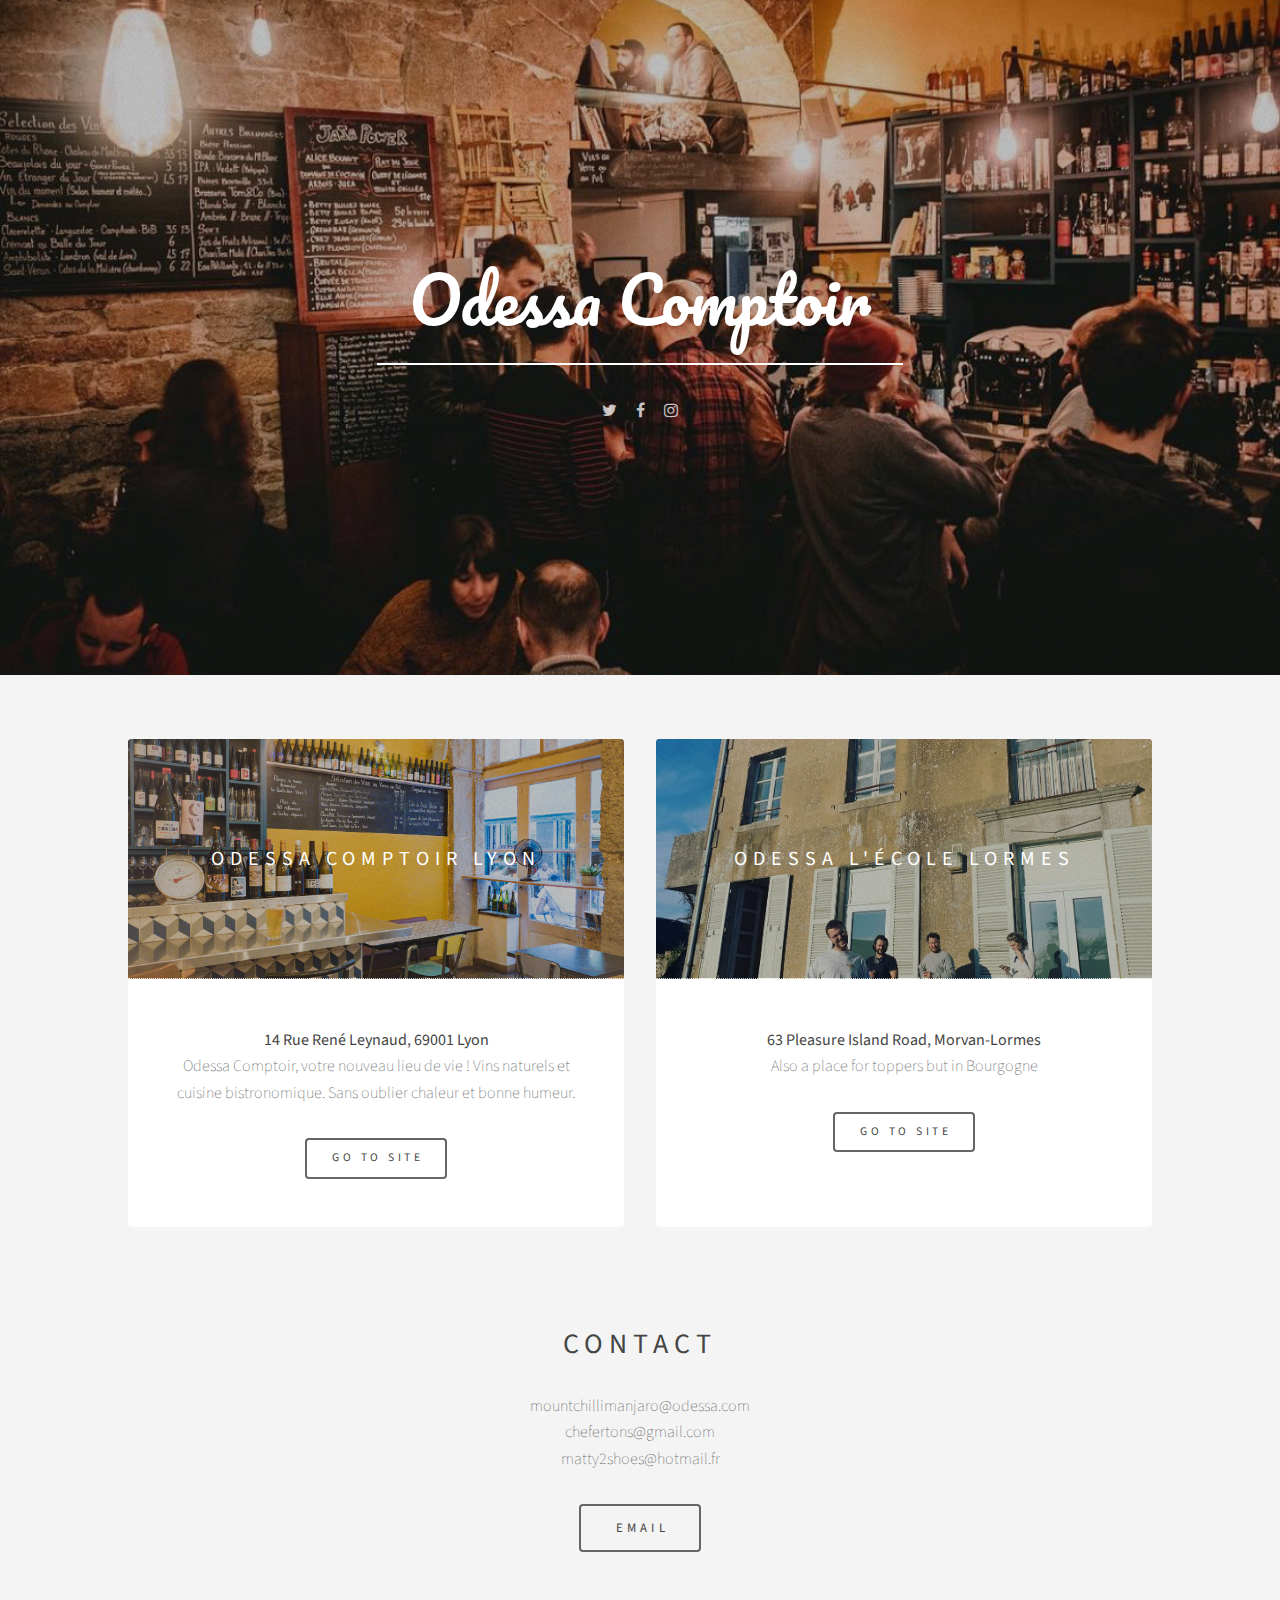
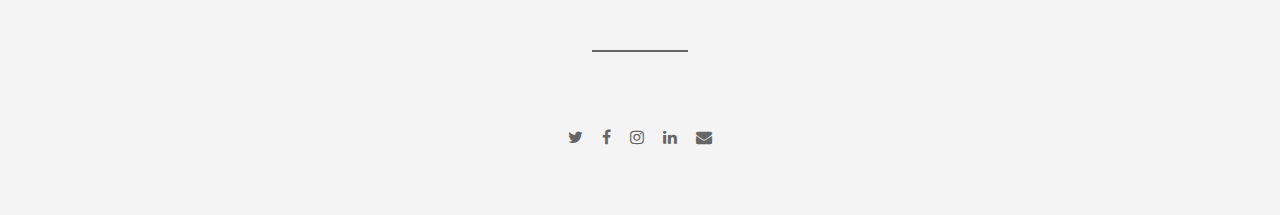
<file: index.html>
<!DOCTYPE HTML>
<!--
	Epilogue by TEMPLATED
	templated.co @templatedco
	Released for free under the Creative Commons Attribution 3.0 license (templated.co/license)
-->
<html>
	<head>
		<title>Odessa Comptoir</title>
		<meta charset="utf-8" />
		<meta name="viewport" content="width=device-width, initial-scale=1" />
		<link rel="stylesheet" href="assets/css/main.css" />
	</head>
	<body>

		<!-- Header -->
			<header id="header" class="alt">
				<div class="inner">
					<h1>Odessa Comptoir</h1>
					<p>
						<!--
						<img src="images/odessa-lyon.jpg" href="odessa-lyon.html" style='width:200px; height:auto;'> 
						 <img src="images/odessa-lecole.jpg" style='width:200px; height:auto' href='odessa-lecole.html'>
						--> 
						<ul class="icons">
							<li><a href="https://twitter.com/odessacomptoir?lang=en" class="icon fa-twitter"><span class="label">Twitter</span></a></li>
							<li><a href="https://www.facebook.com/odessacomptoir" class="icon fa-facebook"><span class="label">Facebook</span></a></li>
							<li><a href="https://www.instagram.com/odessacomptoir" class="icon fa-instagram"><span class="label">Instagram</span></a></li>
						</ul>						
						
						</p>
				</div>
			</header>

		<!-- Wrapper -->
			<div id="wrapper">

				<!--
					<section id="intro" class="main">
						<span class="icon fa-diamond major"></span>
						<h2> Odessa Comptoir Lyon</h2>
						<p> <br />
						chat with two shoes or jano <br />
						bla bla bla</p>
						<ul class="actions">
							<li><a href="#" class="button big">Learn More</a></li>
						</ul>
					</section>
				-->

				<!-- Items -->
					<section class="main items">
						<article class="item">
							<header>
								<a href="odessa-lyon.html"><img src="images/lyon/odessa-lyon-bar-1.jpg" alt="" /></a>
								<h3>Odessa Comptoir Lyon</h3>
							</header>
							<b>14 Rue René Leynaud, 69001 Lyon </b>
							<p>Odessa Comptoir, votre nouveau lieu de vie ! Vins naturels et cuisine bistronomique. Sans oublier chaleur et bonne humeur.</p>
							<ul class="actions">
								<li><a href="odessa-lyon.html" class="button">go to site</a></li>
							</ul>
						</article>
						<article class="item">
							<header>
								<a href="odessa-lecole.html"><img src="images/lormes/odessa-lecole.jpg" alt="" /></a>
								<h3>Odessa L'école Lormes</h3>
							</header>
							<b>63 Pleasure Island Road, Morvan-Lormes </b>

							<p>Also a place for toppers but in Bourgogne </p>
							<ul class="actions">
								<li><a href="odessa-lecole.html" class="button">go to site</a></li>
							</ul>
						</article>

					</section>

				<!-- CTA -->
					<section id="cta" class="main special">
						<h2>Contact</h2>
						<p>mountchillimanjaro@odessa.com<br>
						chefertons@gmail.com<br>
						matty2shoes@hotmail.fr</p>
						<ul class="actions">
							<li><a href="#" class="button big">email</a></li>
						</ul>
					</section>

				<!-- Main -->
				<!--
					<section id="main" class="main">
						<header>
							<h2>Lorem ipsum dolor</h2>
						</header>
						<p>Fusce malesuada efficitur venenatis. Pellentesque tempor leo sed massa hendrerit hendrerit. In sed feugiat est, eu congue elit. Ut porta magna vel felis sodales vulputate. Donec faucibus dapibus lacus non ornare. Etiam eget neque id metus gravida tristique ac quis erat. Aenean quis aliquet sem. Ut ut elementum sem. Suspendisse eleifend ut est non dapibus. Nulla porta, neque quis pretium sagittis, tortor lacus elementum metus, in imperdiet ante lorem vitae ipsum. Pellentesque habitant morbi tristique senectus et netus et malesuada fames ac turpis egestas. Etiam eget neque id metus gravida tristique ac quis erat. Aenean quis aliquet sem. Ut ut elementum sem. Suspendisse eleifend ut est non dapibus. Nulla porta, neque quis pretium sagittis, tortor lacus elementum metus, in imperdiet ante lorem vitae ipsum. Pellentesque habitant morbi tristique senectus et netus et malesuada fames ac turpis egestas.</p>
					</section>
				-->

				<!-- Footer -->
					<footer id="footer">
						<ul class="icons">
							<li><a href="#" class="icon fa-twitter"><span class="label">Twitter</span></a></li>
							<li><a href="#" class="icon fa-facebook"><span class="label">Facebook</span></a></li>
							<li><a href="#" class="icon fa-instagram"><span class="label">Instagram</span></a></li>
							<li><a href="#" class="icon fa-linkedin"><span class="label">LinkedIn</span></a></li>
							<li><a href="#" class="icon fa-envelope"><span class="label">Email</span></a></li>
						</ul>

						<!-- <p class="copyright">&copy; Untitled. Design: <a href="https://templated.co">TEMPLATED</a>. Images: <a href="https://unsplash.com">Unsplash</a>.</p> -->
					</footer>

			</div>

		<!-- Scripts -->
			<script src="assets/js/jquery.min.js"></script>
			<script src="assets/js/skel.min.js"></script>
			<script src="assets/js/util.js"></script>
			<script src="assets/js/main.js"></script>

	</body>
</html>
</file>
<file: assets/css/main.css>
@import url(font-awesome.min.css);
@import url("https://fonts.googleapis.com/css?family=Pacifico|Source+Sans+Pro:200,400");

/*
	Epilogue by TEMPLATED
	templated.co @templatedco
	Released for free under the Creative Commons Attribution 3.0 license (templated.co/license)
*/

/* Reset */

	html, body, div, span, applet, object, iframe, h1, h2, h3, h4, h5, h6, p, blockquote, pre, a, abbr, acronym, address, big, cite, code, del, dfn, em, img, ins, kbd, q, s, samp, small, strike, strong, sub, sup, tt, var, b, u, i, center, dl, dt, dd, ol, ul, li, fieldset, form, label, legend, table, caption, tbody, tfoot, thead, tr, th, td, article, aside, canvas, details, embed, figure, figcaption, footer, header, hgroup, menu, nav, output, ruby, section, summary, time, mark, audio, video {
		margin: 0;
		padding: 0;
		border: 0;
		font-size: 100%;
		font: inherit;
		vertical-align: baseline;
	}

	article, aside, details, figcaption, figure, footer, header, hgroup, menu, nav, section {
		display: block;
	}

	body {
		line-height: 1;
	}

	ol, ul {
		list-style: none;
	}

	blockquote, q {
		quotes: none;
	}

	blockquote:before, blockquote:after, q:before, q:after {
		content: '';
		content: none;
	}

	table {
		border-collapse: collapse;
		border-spacing: 0;
	}

	body {
		-webkit-text-size-adjust: none;
	}

/* Box Model */

	*, *:before, *:after {
		-moz-box-sizing: border-box;
		-webkit-box-sizing: border-box;
		box-sizing: border-box;
	}

/* Basic */

	@-ms-viewport {
		width: device-width;
	}

	body {
		-ms-overflow-style: scrollbar;
	}

	@media screen and (max-width: 480px) {

		html, body {
			min-width: 320px;
		}

	}

	body {
		background: #f4f4f4;
	}

		body.is-loading *, body.is-loading *:before, body.is-loading *:after {
			-moz-animation: none !important;
			-webkit-animation: none !important;
			-ms-animation: none !important;
			animation: none !important;
			-moz-transition: none !important;
			-webkit-transition: none !important;
			-ms-transition: none !important;
			transition: none !important;
		}

/* Type */

	body {
		background-color: #f4f4f4;
		color: #666666;
	}

	body, input, select, textarea {
		font-family: "Source Sans Pro", Helvetica, sans-serif;
		font-size: 17pt;
		font-weight: 200;
		line-height: 1.65;
	}

		@media screen and (max-width: 1680px) {

			body, input, select, textarea {
				font-size: 13pt;
			}

		}

		@media screen and (max-width: 1280px) {

			body, input, select, textarea {
				font-size: 12pt;
			}

		}

		@media screen and (max-width: 360px) {

			body, input, select, textarea {
				font-size: 11pt;
			}

		}

	a {
		-moz-transition: color 0.2s ease, border-bottom-color 0.2s ease;
		-webkit-transition: color 0.2s ease, border-bottom-color 0.2s ease;
		-ms-transition: color 0.2s ease, border-bottom-color 0.2s ease;
		transition: color 0.2s ease, border-bottom-color 0.2s ease;
		text-decoration: none;
		border-bottom: dotted 1px;
	}

		a:hover {
			border-bottom-color: transparent;
		}

	strong, b {
		font-weight: 400;
	}

	em, i {
		font-style: italic;
	}

	p {
		margin: 0 0 2em 0;
	}

	h1, h2, h3, h4, h5, h6 {
		font-weight: 400;
		line-height: 1.5;
		margin: 0 0 1em 0;
		text-transform: uppercase;
		letter-spacing: 0.375rem;
	}

		h1 a, h2 a, h3 a, h4 a, h5 a, h6 a {
			color: inherit;
			text-decoration: none;
		}

	h1 {
		font-size: 2em;
	}

	h2 {
		font-size: 1.75em;
	}

	h3 {
		font-size: 1.25em;
	}

	h4 {
		font-size: 1em;
	}

	h5 {
		font-size: 0.9em;
	}

	h6 {
		font-size: 0.7em;
	}

	@media screen and (max-width: 736px) {

		h1 {
			font-size: 1.5em;
		}

		h2 {
			font-size: 1.25em;
		}

		h3 {
			font-size: 1em;
		}

	}

	sub {
		font-size: 0.8em;
		position: relative;
		top: 0.5em;
	}

	sup {
		font-size: 0.8em;
		position: relative;
		top: -0.5em;
	}

	blockquote {
		border-left: solid 4px;
		font-style: italic;
		margin: 0 0 2em 0;
		padding: 0.5em 0 0.5em 2em;
	}

	code {
		border-radius: 4px;
		border: solid 1px;
		font-family: "Courier New", monospace;
		font-size: 0.9em;
		margin: 0 0.25em;
		padding: 0.25em 0.65em;
	}

	pre {
		-webkit-overflow-scrolling: touch;
		font-family: "Courier New", monospace;
		font-size: 0.9em;
		margin: 0 0 2em 0;
	}

		pre code {
			display: block;
			line-height: 1.75;
			padding: 1em 1.5em;
			overflow-x: auto;
		}

	hr {
		border: 0;
		border-bottom: solid 1px;
		margin: 2em 0;
	}

		hr.major {
			margin: 3em 0;
		}

	.align-left {
		text-align: left;
	}

	.align-center {
		text-align: center;
	}

	.align-right {
		text-align: right;
	}

	input, select, textarea {
		color: #444444;
	}

	a {
		color: inherit;
	}

		a:hover {
			color: #EF6480 !important;
		}

	strong, b {
		color: #444444;
	}

	h1, h2, h3, h4, h5, h6 {
		color: #444444;
	}

	blockquote {
		border-left-color: #666666;
	}

	code {
		background: rgba(144, 144, 144, 0.075);
		border-color: #666666;
	}

	hr {
		border-bottom-color: #666666;
	}

/* Box */

	.box {
		border-radius: 4px;
		border: solid 1px;
		margin-bottom: 2em;
		padding: 1.5em;
	}

		.box > :last-child,
		.box > :last-child > :last-child,
		.box > :last-child > :last-child > :last-child {
			margin-bottom: 0;
		}

		.box.alt {
			border: 0;
			border-radius: 0;
			padding: 0;
		}

	.box {
		border-color: #666666;
	}

/* Button */

	input[type="submit"],
	input[type="reset"],
	input[type="button"],
	button,
	.button {
		-moz-appearance: none;
		-webkit-appearance: none;
		-ms-appearance: none;
		appearance: none;
		-moz-transition: box-shadow 0.2s ease-in-out, background-color 0.2s ease-in-out, color 0.2s ease-in-out;
		-webkit-transition: box-shadow 0.2s ease-in-out, background-color 0.2s ease-in-out, color 0.2s ease-in-out;
		-ms-transition: box-shadow 0.2s ease-in-out, background-color 0.2s ease-in-out, color 0.2s ease-in-out;
		transition: box-shadow 0.2s ease-in-out, background-color 0.2s ease-in-out, color 0.2s ease-in-out;
		border-radius: 4px;
		border: 0;
		cursor: pointer;
		display: inline-block;
		font-weight: 400;
		height: 3.5em;
		line-height: 3.5em;
		padding: 0 2em 0 2.375em;
		text-align: center;
		text-decoration: none;
		white-space: nowrap;
		text-transform: uppercase;
		letter-spacing: 0.325em;
		font-size: 0.725em;
	}

		input[type="submit"].icon:before,
		input[type="reset"].icon:before,
		input[type="button"].icon:before,
		button.icon:before,
		.button.icon:before {
			margin-right: 0.5em;
		}

		input[type="submit"].fit,
		input[type="reset"].fit,
		input[type="button"].fit,
		button.fit,
		.button.fit {
			display: block;
			margin: 0 0 1em 0;
			width: 100%;
		}

		input[type="submit"].big,
		input[type="reset"].big,
		input[type="button"].big,
		button.big,
		.button.big {
			font-size: 0.8em;
			padding: 0 2.5em 0 2.875em;
			height: 3.75em;
			line-height: 3.75em;
		}

		input[type="submit"].disabled, input[type="submit"]:disabled,
		input[type="reset"].disabled,
		input[type="reset"]:disabled,
		input[type="button"].disabled,
		input[type="button"]:disabled,
		button.disabled,
		button:disabled,
		.button.disabled,
		.button:disabled {
			-moz-pointer-events: none;
			-webkit-pointer-events: none;
			-ms-pointer-events: none;
			pointer-events: none;
			opacity: 0.25;
		}

		@media screen and (max-width: 480px) {

			input[type="submit"],
			input[type="reset"],
			input[type="button"],
			button,
			.button {
				padding: 0;
			}

		}

	input[type="submit"],
	input[type="reset"],
	input[type="button"],
	button,
	.button {
		background-color: transparent;
		box-shadow: inset 0 0 0 2px #666666;
		color: #444444 !important;
	}

		input[type="submit"]:hover,
		input[type="reset"]:hover,
		input[type="button"]:hover,
		button:hover,
		.button:hover {
			color: #EF6480 !important;
			box-shadow: inset 0 0 0 2px #EF6480;
		}

		input[type="submit"]:active,
		input[type="reset"]:active,
		input[type="button"]:active,
		button:active,
		.button:active {
			background-color: rgba(239, 100, 128, 0.15);
		}

		input[type="submit"].icon:before,
		input[type="reset"].icon:before,
		input[type="button"].icon:before,
		button.icon:before,
		.button.icon:before {
			color: #999999;
		}

/* Form */

	form {
		margin: 0 0 2em 0;
	}

	label {
		display: block;
		font-size: 0.9em;
		font-weight: 400;
		margin: 0 0 1em 0;
	}

	input[type="text"],
	input[type="password"],
	input[type="email"],
	select,
	textarea {
		-moz-appearance: none;
		-webkit-appearance: none;
		-ms-appearance: none;
		appearance: none;
		border-radius: 4px;
		border: none;
		border: solid 1px;
		color: inherit;
		display: block;
		outline: 0;
		padding: 0 1em;
		text-decoration: none;
		width: 100%;
	}

		input[type="text"]:invalid,
		input[type="password"]:invalid,
		input[type="email"]:invalid,
		select:invalid,
		textarea:invalid {
			box-shadow: none;
		}

	.select-wrapper {
		text-decoration: none;
		display: block;
		position: relative;
	}

		.select-wrapper:before {
			-moz-osx-font-smoothing: grayscale;
			-webkit-font-smoothing: antialiased;
			font-family: FontAwesome;
			font-style: normal;
			font-weight: normal;
			text-transform: none !important;
		}

		.select-wrapper:before {
			content: '\f078';
			display: block;
			height: 2.75em;
			line-height: 2.75em;
			pointer-events: none;
			position: absolute;
			right: 0;
			text-align: center;
			top: 0;
			width: 2.75em;
		}

		.select-wrapper select::-ms-expand {
			display: none;
		}

	input[type="text"],
	input[type="password"],
	input[type="email"],
	select {
		height: 2.75em;
	}

	textarea {
		padding: 0.75em 1em;
	}

	input[type="checkbox"],
	input[type="radio"] {
		-moz-appearance: none;
		-webkit-appearance: none;
		-ms-appearance: none;
		appearance: none;
		display: block;
		float: left;
		margin-right: -2em;
		opacity: 0;
		width: 1em;
		z-index: -1;
	}

		input[type="checkbox"] + label,
		input[type="radio"] + label {
			text-decoration: none;
			cursor: pointer;
			display: inline-block;
			font-size: 1em;
			font-weight: 200;
			padding-left: 2.4em;
			padding-right: 0.75em;
			position: relative;
		}

			input[type="checkbox"] + label:before,
			input[type="radio"] + label:before {
				-moz-osx-font-smoothing: grayscale;
				-webkit-font-smoothing: antialiased;
				font-family: FontAwesome;
				font-style: normal;
				font-weight: normal;
				text-transform: none !important;
			}

			input[type="checkbox"] + label:before,
			input[type="radio"] + label:before {
				border-radius: 4px;
				border: solid 1px;
				content: '';
				display: inline-block;
				height: 1.65em;
				left: 0;
				line-height: 1.58125em;
				position: absolute;
				text-align: center;
				top: 0;
				width: 1.65em;
			}

		input[type="checkbox"]:checked + label:before,
		input[type="radio"]:checked + label:before {
			content: '\f00c';
		}

	input[type="checkbox"] + label:before {
		border-radius: 4px;
	}

	input[type="radio"] + label:before {
		border-radius: 100%;
	}

	::-webkit-input-placeholder {
		opacity: 1.0;
	}

	:-moz-placeholder {
		opacity: 1.0;
	}

	::-moz-placeholder {
		opacity: 1.0;
	}

	:-ms-input-placeholder {
		opacity: 1.0;
	}

	.formerize-placeholder {
		opacity: 1.0;
	}

	label {
		color: #444444;
	}

	input[type="text"],
	input[type="password"],
	input[type="email"],
	select,
	textarea {
		background: rgba(144, 144, 144, 0.075);
		border-color: #666666;
	}

		input[type="text"]:focus,
		input[type="password"]:focus,
		input[type="email"]:focus,
		select:focus,
		textarea:focus {
			border-color: #EF6480;
			box-shadow: 0 0 0 1px #EF6480;
		}

	.select-wrapper:before {
		color: #666666;
	}

	input[type="checkbox"] + label,
	input[type="radio"] + label {
		color: #666666;
	}

		input[type="checkbox"] + label:before,
		input[type="radio"] + label:before {
			background: rgba(144, 144, 144, 0.075);
			border-color: #666666;
		}

	input[type="checkbox"]:checked + label:before,
	input[type="radio"]:checked + label:before {
		background-color: #EF6480;
		border-color: #EF6480;
		color: #ffffff;
	}

	input[type="checkbox"]:focus + label:before,
	input[type="radio"]:focus + label:before {
		border-color: #EF6480;
		box-shadow: 0 0 0 1px #EF6480;
	}

	::-webkit-input-placeholder {
		color: #999999 !important;
	}

	:-moz-placeholder {
		color: #999999 !important;
	}

	::-moz-placeholder {
		color: #999999 !important;
	}

	:-ms-input-placeholder {
		color: #999999 !important;
	}

	.formerize-placeholder {
		color: #999999 !important;
	}

/* Icon */

	.icon {
		text-decoration: none;
		border-bottom: none;
		position: relative;
	}

		.icon:before {
			-moz-osx-font-smoothing: grayscale;
			-webkit-font-smoothing: antialiased;
			font-family: FontAwesome;
			font-style: normal;
			font-weight: normal;
			text-transform: none !important;
		}

		.icon > .label {
			display: none;
		}

		.icon.major {
			display: block;
			margin: 0 0 1.5em 0;
		}

			.icon.major:before {
				cursor: default;
				font-size: 2.5rem;
				box-shadow: inset 0 0 0 2px #666666;
				width: 2.5em;
				height: 2.5em;
				line-height: 2.5em;
				display: inline-block;
				border-radius: 100%;
				color: #666666;
			}

		@media screen and (max-width: 736px) {

			.icon.major:before {
				font-size: 2rem;
			}

		}

/* Image */

	.image {
		border-radius: 4px;
		border: 0;
		display: inline-block;
		position: relative;
	}

		.image img {
			border-radius: 4px;
			display: block;
		}

		.image.left, .image.right {
			max-width: 40%;
		}

			.image.left img, .image.right img {
				width: 100%;
			}

		.image.left {
			float: left;
			margin: 0 1.5em 1em 0;
			top: 0.25em;
		}

		.image.right {
			float: right;
			margin: 0 0 1em 1.5em;
			top: 0.25em;
		}

		.image.fit {
			display: block;
			margin: 0 0 2em 0;
			width: 100%;
		}

			.image.fit img {
				width: 100%;
			}

		.image.main {
			display: block;
			margin: 0 0 3em 0;
			width: 100%;
		}

			.image.main img {
				width: 100%;
			}

/* List */

	ol {
		list-style: decimal;
		margin: 0 0 2em 0;
		padding-left: 1.25em;
	}

		ol li {
			padding-left: 0.25em;
		}

	ul {
		list-style: disc;
		margin: 0 0 2em 0;
		padding-left: 1em;
	}

		ul li {
			padding-left: 0.5em;
		}

		ul.alt {
			list-style: none;
			padding-left: 0;
		}

			ul.alt li {
				border-top: solid 1px;
				padding: 0.5em 0;
			}

				ul.alt li:first-child {
					border-top: 0;
					padding-top: 0;
				}

		ul.icons {
			cursor: default;
			list-style: none;
			padding-left: 0;
		}

			ul.icons li {
				display: inline-block;
				padding: 0 1em 0 0;
			}

				ul.icons li:last-child {
					padding-right: 0;
				}

		ul.actions {
			cursor: default;
			list-style: none;
			padding-left: 0;
		}

			ul.actions li {
				display: inline-block;
				padding: 0 1em 0 0;
				vertical-align: middle;
			}

				ul.actions li:last-child {
					padding-right: 0;
				}

			ul.actions.small li {
				padding: 0 0.5em 0 0;
			}

			ul.actions.vertical li {
				display: block;
				padding: 1em 0 0 0;
			}

				ul.actions.vertical li:first-child {
					padding-top: 0;
				}

				ul.actions.vertical li > * {
					margin-bottom: 0;
				}

			ul.actions.vertical.small li {
				padding: 0.5em 0 0 0;
			}

				ul.actions.vertical.small li:first-child {
					padding-top: 0;
				}

			ul.actions.fit {
				display: table;
				margin-left: -1em;
				padding: 0;
				table-layout: fixed;
				width: calc(100% + 1em);
			}

				ul.actions.fit li {
					display: table-cell;
					padding: 0 0 0 1em;
				}

					ul.actions.fit li > * {
						margin-bottom: 0;
					}

				ul.actions.fit.small {
					margin-left: -0.5em;
					width: calc(100% + 0.5em);
				}

					ul.actions.fit.small li {
						padding: 0 0 0 0.5em;
					}

			@media screen and (max-width: 480px) {

				ul.actions {
					margin: 0 0 2em 0;
				}

					ul.actions li {
						padding: 1em 0 0 0;
						display: block;
						text-align: center;
						width: 100%;
					}

						ul.actions li:first-child {
							padding-top: 0;
						}

						ul.actions li > * {
							width: 100%;
							margin: 0 !important;
						}

					ul.actions.small li {
						padding: 0.5em 0 0 0;
					}

						ul.actions.small li:first-child {
							padding-top: 0;
						}

			}

	dl {
		margin: 0 0 2em 0;
	}

		dl dt {
			display: block;
			font-weight: 400;
			margin: 0 0 1em 0;
		}

		dl dd {
			margin-left: 2em;
		}

	ul.alt li {
		border-top-color: #666666;
	}

/* Table */

	.table-wrapper {
		-webkit-overflow-scrolling: touch;
		overflow-x: auto;
	}

	table {
		margin: 0 0 2em 0;
		width: 100%;
	}

		table tbody tr {
			border: solid 1px;
			border-left: 0;
			border-right: 0;
		}

		table td {
			padding: 0.75em 0.75em;
		}

		table th {
			font-size: 0.9em;
			font-weight: 400;
			padding: 0 0.75em 0.75em 0.75em;
			text-align: left;
		}

		table thead {
			border-bottom: solid 2px;
		}

		table tfoot {
			border-top: solid 2px;
		}

		table.alt {
			border-collapse: separate;
		}

			table.alt tbody tr td {
				border: solid 1px;
				border-left-width: 0;
				border-top-width: 0;
			}

				table.alt tbody tr td:first-child {
					border-left-width: 1px;
				}

			table.alt tbody tr:first-child td {
				border-top-width: 1px;
			}

			table.alt thead {
				border-bottom: 0;
			}

			table.alt tfoot {
				border-top: 0;
			}

	table tbody tr {
		border-color: #666666;
	}

		table tbody tr:nth-child(2n + 1) {
			background-color: rgba(144, 144, 144, 0.075);
		}

	table th {
		color: #444444;
	}

	table thead {
		border-bottom-color: #666666;
	}

	table tfoot {
		border-top-color: #666666;
	}

	table.alt tbody tr td {
		border-color: #666666;
	}

/* Item */

	.item {
		padding: 3em 3em 1em 3em;
		background-color: #ffffff;
		border-radius: 4px;
		text-align: center;
	}

		.item header {
			border-top-left-radius: 4px;
			border-top-right-radius: 4px;
			margin: -3em 0 3em -3em;
			width: calc(100% + 6em);
			height: 15em;
			display: -moz-flex;
			display: -webkit-flex;
			display: -ms-flex;
			display: flex;
			-moz-align-items: center;
			-webkit-align-items: center;
			-ms-align-items: center;
			align-items: center;
			-moz-justify-content: center;
			-webkit-justify-content: center;
			-ms-justify-content: center;
			justify-content: center;
			background-color: #444;
			color: rgba(255, 255, 255, 0.75);
			position: relative;
			overflow: hidden;
		}

			.item header input, .item header select, .item header textarea {
				color: #ffffff;
			}

			.item header a {
				color: inherit;
			}

				.item header a:hover {
					color: #EF6480 !important;
				}

			.item header strong, .item header b {
				color: #ffffff;
			}

			.item header h1, .item header h2, .item header h3, .item header h4, .item header h5, .item header h6 {
				color: #ffffff;
			}

			.item header blockquote {
				border-left-color: #ffffff;
			}

			.item header code {
				background: rgba(255, 255, 255, 0.075);
				border-color: #ffffff;
			}

			.item header hr {
				border-bottom-color: #ffffff;
			}

			.item header a {
				-moz-transition: -moz-transform 0.2s ease;
				-webkit-transition: -webkit-transform 0.2s ease;
				-ms-transition: -ms-transform 0.2s ease;
				transition: transform 0.2s ease;
				background-size: cover;
				background-position: center;
				background-repeat: no-repeat;
				position: absolute;
				top: 0;
				left: 0;
				width: 100%;
				height: 100%;
				display: block;
			}

				.item header a:before {
					content: '';
					display: block;
					position: absolute;
					top: 0;
					left: 0;
					width: 100%;
					height: 100%;
					background-color: rgba(0, 0, 0, 0.25);
					background-image: url("images/overlay.png");
				}

			.item header:hover a {
				-moz-transform: scale(1.1);
				-webkit-transform: scale(1.1);
				-ms-transform: scale(1.1);
				transform: scale(1.1);
			}

			.item header > * {
				position: relative;
				z-index: 1;
			}

			.item header h3 {
				margin: 0;
				-moz-pointer-events: none;
				-webkit-pointer-events: none;
				-ms-pointer-events: none;
				pointer-events: none;
			}

	.items {
		display: -moz-flex;
		display: -webkit-flex;
		display: -ms-flex;
		display: flex;
		-moz-flex-wrap: wrap;
		-webkit-flex-wrap: wrap;
		-ms-flex-wrap: wrap;
		flex-wrap: wrap;
		width: calc(100% + 2em);
		margin: -2em 0 0 -2em;
	}

		.items .item {
			margin: 2em 0 0 2em;
			width: calc(50% - 2em);
		}

	@media screen and (max-width: 980px) {

		.item header {
			height: 25em;
		}

		.items {
			-moz-flex-direction: column;
			-webkit-flex-direction: column;
			-ms-flex-direction: column;
			flex-direction: column;
			-moz-flex-wrap: nowrap;
			-webkit-flex-wrap: nowrap;
			-ms-flex-wrap: nowrap;
			flex-wrap: nowrap;
			width: 100%;
			margin: 0;
		}

			.items .item {
				width: 100%;
				margin: 0 0 2em 0;
			}

				.items .item:last-child {
					margin-bottom: 0;
				}

	}

	@media screen and (max-width: 736px) {

		.item header {
			height: 15em;
		}

		.items .item {
			margin: 0 0 1em 0;
		}

	}

	@media screen and (max-width: 480px) {

		.item {
			padding: 2em 1em 0.1em 1em;
		}

			.item header {
				height: 12em;
				margin: -2em 0 2em -1em;
				width: calc(100% + 2em);
			}

	}

/* Wrapper */

	#wrapper {
		width: 64em;
		margin: 0 auto;
		max-width: calc(100% - 4em);
		padding: 4em 0 2em 0;
	}

		#wrapper > .main {
			margin-bottom: 4em;
		}

		@media screen and (max-width: 980px) {

			#wrapper {
				padding: 2em 0 2em 0;
			}

				#wrapper > .main {
					margin-bottom: 2em;
				}

		}

		@media screen and (max-width: 736px) {

			#wrapper {
				max-width: calc(100% - 2em);
				padding: 1em 0 0.1em 0;
			}

				#wrapper > .main {
					margin-bottom: 1em;
				}

		}

/* Header */

	#header {
		background-color: #444;
		color: rgba(255, 255, 255, 0.75);
		display: -moz-flex;
		display: -webkit-flex;
		display: -ms-flex;
		display: flex;
		-moz-align-items: center;
		-webkit-align-items: center;
		-ms-align-items: center;
		align-items: center;
		-moz-justify-content: center;
		-webkit-justify-content: center;
		-ms-justify-content: center;
		justify-content: center;
		-moz-flex-direction: column;
		-webkit-flex-direction: column;
		-ms-flex-direction: column;
		flex-direction: column;
		padding: 8em 0 6em 0;
		background-image: url("../../images/lyon/odessa-blinde.jpg");
		background-size: cover;
		background-position: center;
		background-attachment: fixed;
		text-align: center;
		position: relative;
		cursor: default;
	}

		#header input, #header select, #header textarea {
			color: #ffffff;
		}

		#header a {
			color: inherit;
		}

			#header a:hover {
				color: #EF6480 !important;
			}

		#header strong, #header b {
			color: #ffffff;
		}

		#header h1, #header h2, #header h3, #header h4, #header h5, #header h6 {
			color: #ffffff;
		}

		#header blockquote {
			border-left-color: #ffffff;
		}

		#header code {
			background: rgba(255, 255, 255, 0.075);
			border-color: #ffffff;
		}

		#header hr {
			border-bottom-color: #ffffff;
		}

		#header:before {
			content: '';
			display: block;
			position: absolute;
			top: 0;
			left: 0;
			width: 100%;
			height: 100%;
			background-color: rgba(0, 0, 0, 0.25);
			background-image: url("images/overlay.png");
		}

		#header h1 {
			margin-bottom: 0.5em;
		}

		#header .inner {
			position: relative;
			z-index: 1;
		}

		#header.alt {
			height: 20em;
			min-height: 20em;
			min-height: 75vh;
		}

			#header.alt:before {
				-moz-transition: background-color 3s ease;
				-webkit-transition: background-color 3s ease;
				-ms-transition: background-color 3s ease;
				transition: background-color 3s ease;
				-moz-transition-delay: 1s;
				-webkit-transition-delay: 1s;
				-ms-transition-delay: 1s;
				transition-delay: 1s;
			}

			#header.alt h1 {
				font-size: 4em;
				padding: 0 0.5em 0.25em 0.5em;
				border-bottom: solid 2px #ffffff;
				font-weight: 200;
				font-family: "Pacifico", cursive;
				text-transform: none;
				letter-spacing: 0;
			}

			#header.alt p {
				text-transform: uppercase;
				letter-spacing: 0.325rem;
				font-weight: 400;
				font-size: 0.8em;
				padding: 0 1.25em;
			}

			#header.alt .inner {
				-moz-transition: opacity 2s ease;
				-webkit-transition: opacity 2s ease;
				-ms-transition: opacity 2s ease;
				transition: opacity 2s ease;
				opacity: 1;
			}

		body.is-loading #header.alt:before {
			background-color: black;
		}

		body.is-loading #header.alt .inner {
			opacity: 0;
		}

		@media screen and (max-width: 1280px) {

			#header {
				background-attachment: scroll;
			}

		}

		@media screen and (max-width: 736px) {

			#header {
				padding: 4em 2em 2em 2em;
			}

				#header.alt h1 {
					font-size: 2.5em;
					padding-left: 0;
					padding-right: 0;
				}

				#header.alt p {
					padding: 0;
				}

				#header.alt .inner {
					max-width: 20em;
				}

		}

/* Main */

	#main {
		padding: 4em 4em 2em 4em;
		background-color: #ffffff;
		border-radius: 4px;
	}

		#main > header:first-child {
			text-align: center;
		}

		@media screen and (max-width: 736px) {

			#main {
				padding: 2em 2em 0.1em 2em;
			}

		}

		@media screen and (max-width: 480px) {

			#main {
				padding: 2em 1em 0.1em 1em;
			}

		}

/* Intro */

	#intro {
		padding: 4em 4em 2em 4em;
		background-color: #ffffff;
		border-radius: 4px;
		text-align: center;
	}

		@media screen and (max-width: 736px) {

			#intro {
				padding: 2em 2em 0.1em 2em;
			}

		}

		@media screen and (max-width: 480px) {

			#intro {
				padding: 2em 1em 0.1em 1em;
			}

				#intro p br {
					display: none;
				}

		}

/* CTA */

	#cta {
		padding: 2em 0 0.1em 0;
		text-align: center;
	}

		@media screen and (max-width: 736px) {

			#cta {
				padding: 2em 2em 0.1em 2em;
			}

		}

		@media screen and (max-width: 480px) {

			#cta {
				padding: 2em 1em 0.1em 1em;
			}

				#cta p br {
					display: none;
				}

		}

/* Footer */

	#footer {
		text-align: center;
		margin-top: 4em;
	}

		#footer a {
			color: inherit;
		}

		#footer:before {
			content: '';
			display: inline-block;
			width: 6em;
			height: 2px;
			background-color: #666666;
			margin-bottom: 4em;
		}

		#footer .copyright {
			font-size: 0.8em;
		}

		@media screen and (max-width: 736px) {

			#footer {
				margin-top: 2em;
			}

				#footer:before {
					margin-bottom: 2em;
				}

		}
</file>
